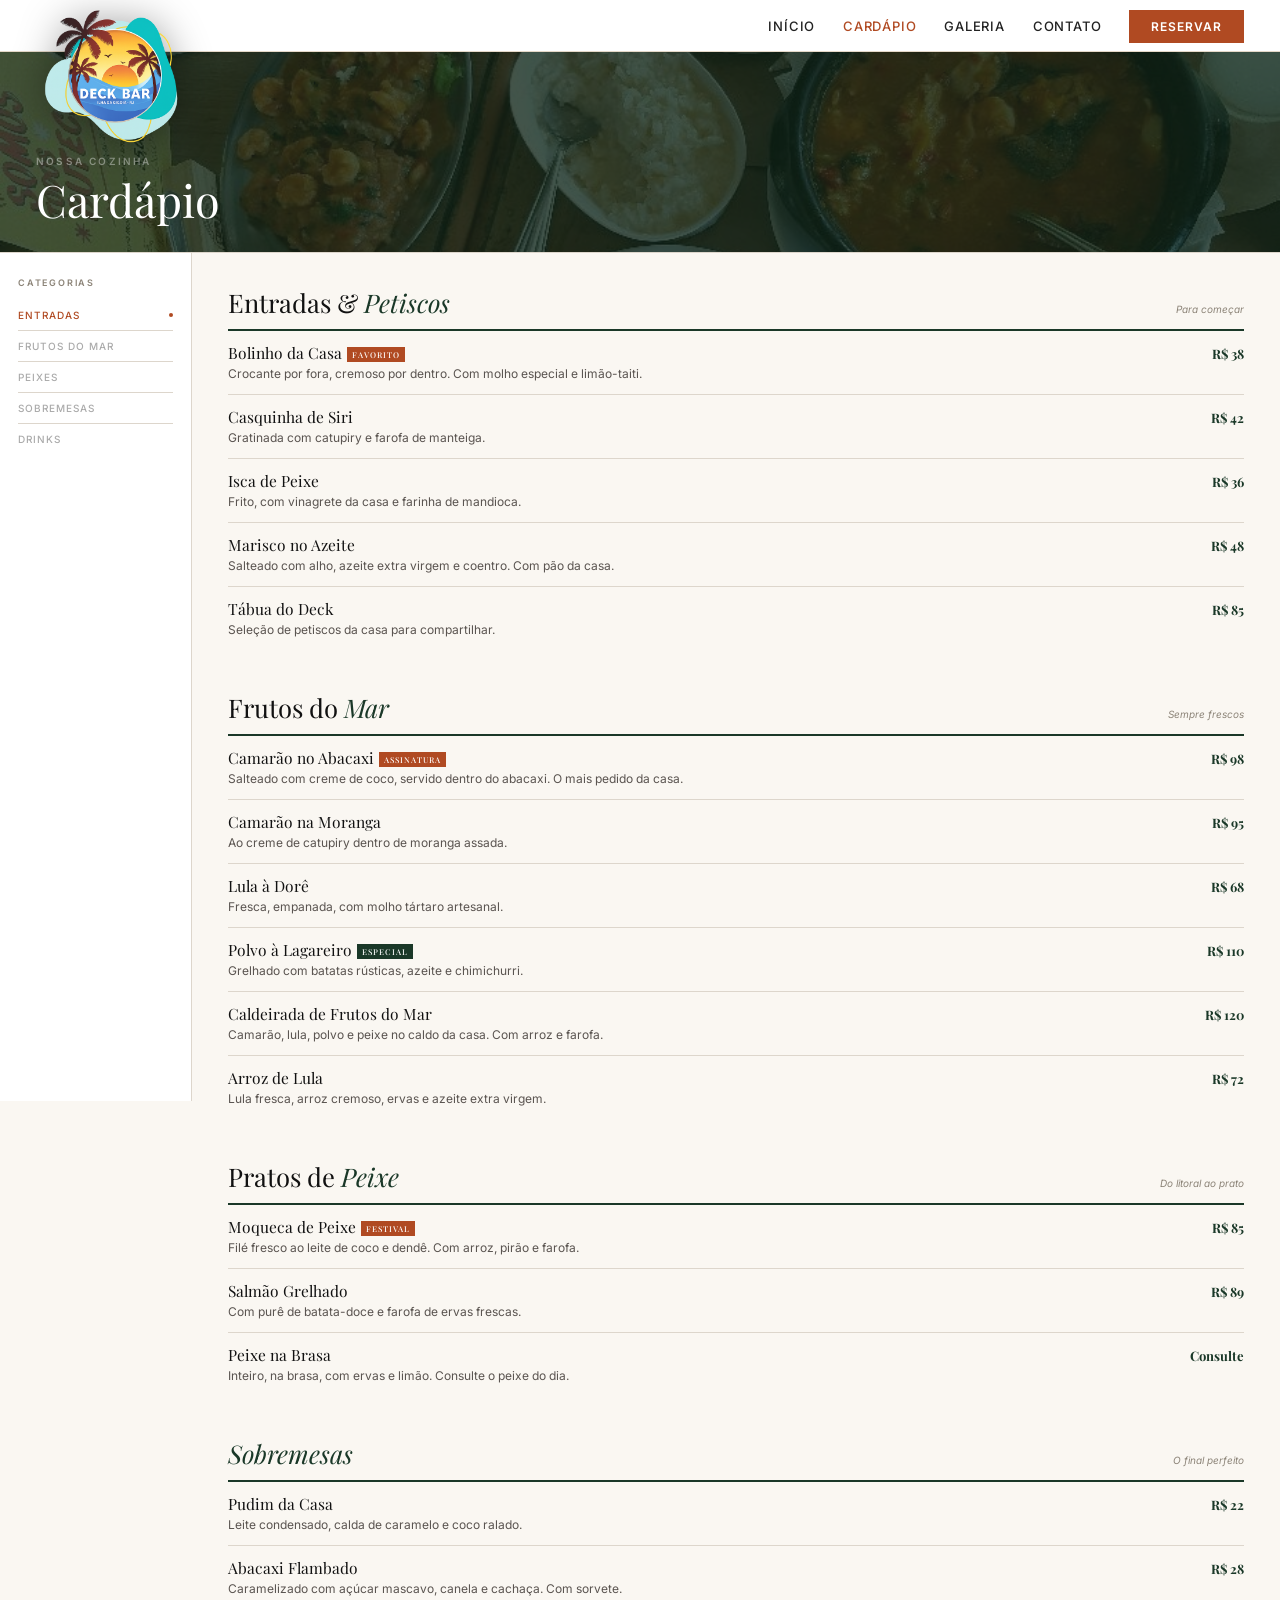
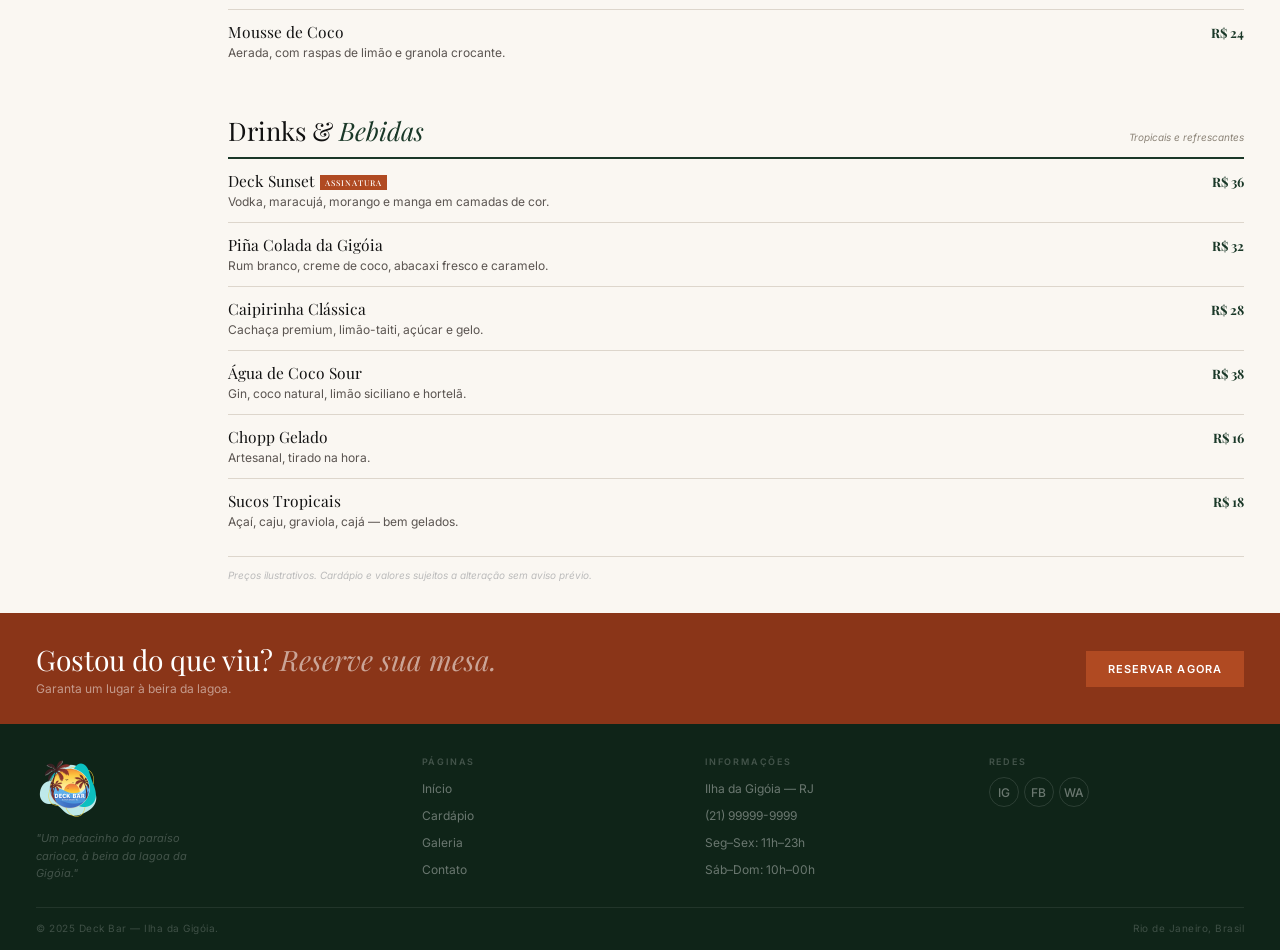
<file: cardapio.html>
<!DOCTYPE html>
<html lang="pt-BR">
<head>
<meta charset="UTF-8"><meta name="viewport" content="width=device-width,initial-scale=1">
<title>Cardápio — Deck Bar</title>
<link rel="stylesheet" href="style.css">
</head>
<body>
<div class="drawer" id="drawer">
  <button class="drawer-x" onclick="closeDrawer()">✕</button>
  <a href="index.html" onclick="closeDrawer()">Início</a>
  <a href="cardapio.html" onclick="closeDrawer()">Cardápio</a>
  <a href="galeria.html" onclick="closeDrawer()">Galeria</a>
  <a href="contato.html" onclick="closeDrawer()">Contato</a>
</div>
<header>
  <a href="index.html" class="logo"><img src="Images/logo.png" alt="Deck Bar"></a>
  <nav>
    <a href="index.html">Início</a>
    <a href="cardapio.html" class="active">Cardápio</a>
    <a href="galeria.html">Galeria</a>
    <a href="contato.html">Contato</a>
    <a href="contato.html" class="nav-reserve">Reservar</a>
  </nav>
  <button class="ham" onclick="document.getElementById('drawer').classList.toggle('open')"><span></span><span></span><span></span></button>
</header>

<div class="page-hero">
  <div class="page-hero-bg" style="background-image:url('Images/deck2.jpg')"></div>
  <div class="page-hero-body">
    <span class="label">Nossa cozinha</span>
    <h1>Cardápio</h1>
  </div>
</div>

<div class="menu-layout">
  <aside class="menu-sidebar">
    <p>Categorias</p>
    <div class="menu-nav">
      <button class="mnav-btn on" onclick="jump('entradas',this)">Entradas <span class="mnav-dot"></span></button>
      <button class="mnav-btn" onclick="jump('frutos',this)">Frutos do Mar <span class="mnav-dot"></span></button>
      <button class="mnav-btn" onclick="jump('peixes',this)">Peixes <span class="mnav-dot"></span></button>
      <button class="mnav-btn" onclick="jump('sobremesas',this)">Sobremesas <span class="mnav-dot"></span></button>
      <button class="mnav-btn" onclick="jump('drinks',this)">Drinks <span class="mnav-dot"></span></button>
    </div>
  </aside>
  <main class="menu-content">
    <div class="mcat" id="entradas">
      <div class="mcat-head"><h2>Entradas & <em>Petiscos</em></h2><span>Para começar</span></div>
      <div class="dishes">
        <div class="dish"><div class="dish-l"><h4>Bolinho da Casa <span class="badge">favorito</span></h4><p>Crocante por fora, cremoso por dentro. Com molho especial e limão-taiti.</p></div><span class="dish-price">R$ 38</span></div>
        <div class="dish"><div class="dish-l"><h4>Casquinha de Siri</h4><p>Gratinada com catupiry e farofa de manteiga.</p></div><span class="dish-price">R$ 42</span></div>
        <div class="dish"><div class="dish-l"><h4>Isca de Peixe</h4><p>Frito, com vinagrete da casa e farinha de mandioca.</p></div><span class="dish-price">R$ 36</span></div>
        <div class="dish"><div class="dish-l"><h4>Marisco no Azeite</h4><p>Salteado com alho, azeite extra virgem e coentro. Com pão da casa.</p></div><span class="dish-price">R$ 48</span></div>
        <div class="dish"><div class="dish-l"><h4>Tábua do Deck</h4><p>Seleção de petiscos da casa para compartilhar.</p></div><span class="dish-price">R$ 85</span></div>
      </div>
    </div>
    <div class="mcat" id="frutos">
      <div class="mcat-head"><h2>Frutos do <em>Mar</em></h2><span>Sempre frescos</span></div>
      <div class="dishes">
        <div class="dish"><div class="dish-l"><h4>Camarão no Abacaxi <span class="badge">assinatura</span></h4><p>Salteado com creme de coco, servido dentro do abacaxi. O mais pedido da casa.</p></div><span class="dish-price">R$ 98</span></div>
        <div class="dish"><div class="dish-l"><h4>Camarão na Moranga</h4><p>Ao creme de catupiry dentro de moranga assada.</p></div><span class="dish-price">R$ 95</span></div>
        <div class="dish"><div class="dish-l"><h4>Lula à Dorê</h4><p>Fresca, empanada, com molho tártaro artesanal.</p></div><span class="dish-price">R$ 68</span></div>
        <div class="dish"><div class="dish-l"><h4>Polvo à Lagareiro <span class="badge g">especial</span></h4><p>Grelhado com batatas rústicas, azeite e chimichurri.</p></div><span class="dish-price">R$ 110</span></div>
        <div class="dish"><div class="dish-l"><h4>Caldeirada de Frutos do Mar</h4><p>Camarão, lula, polvo e peixe no caldo da casa. Com arroz e farofa.</p></div><span class="dish-price">R$ 120</span></div>
        <div class="dish"><div class="dish-l"><h4>Arroz de Lula</h4><p>Lula fresca, arroz cremoso, ervas e azeite extra virgem.</p></div><span class="dish-price">R$ 72</span></div>
      </div>
    </div>
    <div class="mcat" id="peixes">
      <div class="mcat-head"><h2>Pratos de <em>Peixe</em></h2><span>Do litoral ao prato</span></div>
      <div class="dishes">
        <div class="dish"><div class="dish-l"><h4>Moqueca de Peixe <span class="badge">festival</span></h4><p>Filé fresco ao leite de coco e dendê. Com arroz, pirão e farofa.</p></div><span class="dish-price">R$ 85</span></div>
        <div class="dish"><div class="dish-l"><h4>Salmão Grelhado</h4><p>Com purê de batata-doce e farofa de ervas frescas.</p></div><span class="dish-price">R$ 89</span></div>
        <div class="dish"><div class="dish-l"><h4>Peixe na Brasa</h4><p>Inteiro, na brasa, com ervas e limão. Consulte o peixe do dia.</p></div><span class="dish-price">Consulte</span></div>
      </div>
    </div>
    <div class="mcat" id="sobremesas">
      <div class="mcat-head"><h2><em>Sobremesas</em></h2><span>O final perfeito</span></div>
      <div class="dishes">
        <div class="dish"><div class="dish-l"><h4>Pudim da Casa</h4><p>Leite condensado, calda de caramelo e coco ralado.</p></div><span class="dish-price">R$ 22</span></div>
        <div class="dish"><div class="dish-l"><h4>Abacaxi Flambado</h4><p>Caramelizado com açúcar mascavo, canela e cachaça. Com sorvete.</p></div><span class="dish-price">R$ 28</span></div>
        <div class="dish"><div class="dish-l"><h4>Mousse de Coco</h4><p>Aerada, com raspas de limão e granola crocante.</p></div><span class="dish-price">R$ 24</span></div>
      </div>
    </div>
    <div class="mcat" id="drinks">
      <div class="mcat-head"><h2>Drinks & <em>Bebidas</em></h2><span>Tropicais e refrescantes</span></div>
      <div class="dishes">
        <div class="dish"><div class="dish-l"><h4>Deck Sunset <span class="badge">assinatura</span></h4><p>Vodka, maracujá, morango e manga em camadas de cor.</p></div><span class="dish-price">R$ 36</span></div>
        <div class="dish"><div class="dish-l"><h4>Piña Colada da Gigóia</h4><p>Rum branco, creme de coco, abacaxi fresco e caramelo.</p></div><span class="dish-price">R$ 32</span></div>
        <div class="dish"><div class="dish-l"><h4>Caipirinha Clássica</h4><p>Cachaça premium, limão-taiti, açúcar e gelo.</p></div><span class="dish-price">R$ 28</span></div>
        <div class="dish"><div class="dish-l"><h4>Água de Coco Sour</h4><p>Gin, coco natural, limão siciliano e hortelã.</p></div><span class="dish-price">R$ 38</span></div>
        <div class="dish"><div class="dish-l"><h4>Chopp Gelado</h4><p>Artesanal, tirado na hora.</p></div><span class="dish-price">R$ 16</span></div>
        <div class="dish"><div class="dish-l"><h4>Sucos Tropicais</h4><p>Açaí, caju, graviola, cajá — bem gelados.</p></div><span class="dish-price">R$ 18</span></div>
      </div>
      <p class="menu-note">Preços ilustrativos. Cardápio e valores sujeitos a alteração sem aviso prévio.</p>
    </div>
  </main>
</div>

<div class="cta-banner">
  <div><h2>Gostou do que viu? <em>Reserve sua mesa.</em></h2><p>Garanta um lugar à beira da lagoa.</p></div>
  <a href="contato.html" class="btn btn-terra">Reservar agora</a>
</div>

<footer>
  <div class="foot-grid">
    <div class="foot-brand"><img src="Images/logo.png" alt="Deck Bar"><p>"Um pedacinho do paraíso carioca, à beira da lagoa da Gigóia."</p></div>
    <div class="foot-col"><h6>Páginas</h6><ul><li><a href="index.html">Início</a></li><li><a href="cardapio.html">Cardápio</a></li><li><a href="galeria.html">Galeria</a></li><li><a href="contato.html">Contato</a></li></ul></div>
    <div class="foot-col"><h6>Informações</h6><ul><li><a>Ilha da Gigóia — RJ</a></li><li><a href="https://wa.me/5521999999999">(21) 99999-9999</a></li><li><a>Seg–Sex: 11h–23h</a></li><li><a>Sáb–Dom: 10h–00h</a></li></ul></div>
    <div class="foot-col"><h6>Redes</h6><div class="socs"><a href="https://www.instagram.com/deckdailhadagigoia" target="_blank" class="soc">IG</a><a href="https://www.facebook.com/deckbarilhadagigoia/" target="_blank" class="soc">FB</a><a href="https://wa.me/5521999999999" target="_blank" class="soc">WA</a></div></div>
  </div>
  <div class="foot-bot"><p>© 2025 Deck Bar — Ilha da Gigóia.</p><p>Rio de Janeiro, Brasil</p></div>
</footer>
<script>
function closeDrawer(){document.getElementById('drawer').classList.remove('open')}
function jump(id,btn){
  document.querySelectorAll('.mnav-btn').forEach(b=>b.classList.remove('on'));
  btn.classList.add('on');
  const el=document.getElementById(id);
  window.scrollTo({top:el.getBoundingClientRect().top+scrollY-70,behavior:'smooth'});
}
window.addEventListener('scroll',()=>{
  const ids=['entradas','frutos','peixes','sobremesas','drinks'];
  const btns=document.querySelectorAll('.mnav-btn');
  let cur=0;
  ids.forEach((id,i)=>{const el=document.getElementById(id);if(el&&el.getBoundingClientRect().top<130)cur=i});
  btns.forEach(b=>b.classList.remove('on'));
  btns[cur].classList.add('on');
});
</script>
</body>
</html>
</file>
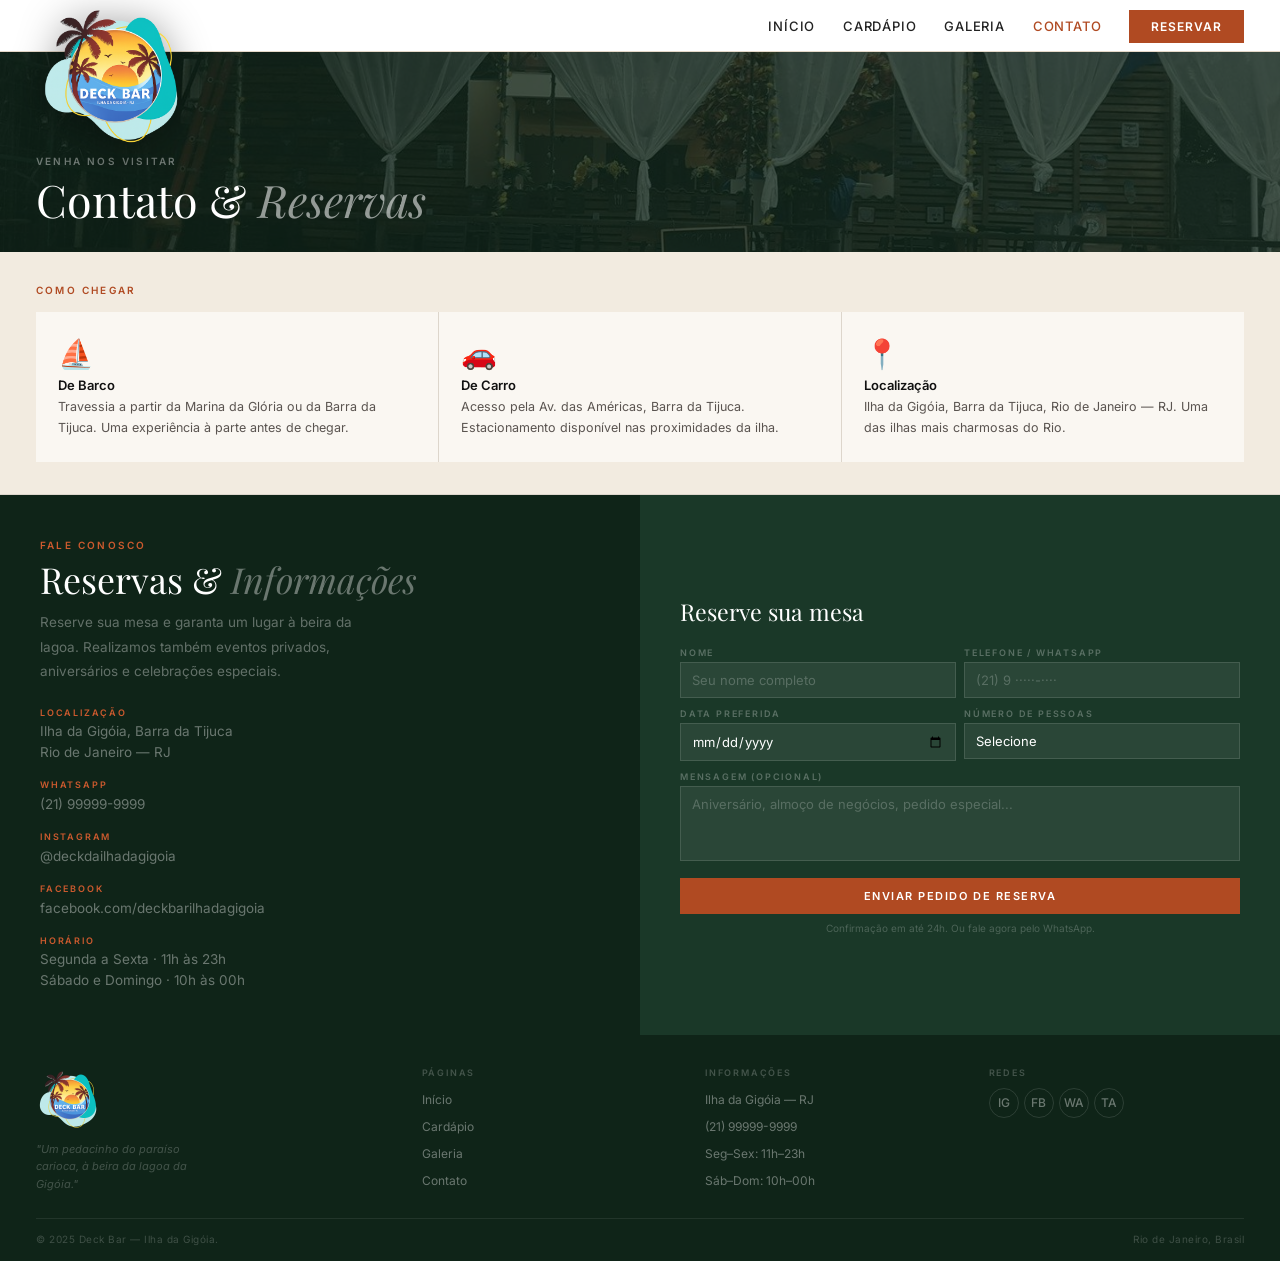
<file: contato.html>
<!DOCTYPE html>
<html lang="pt-BR">
<head>
<meta charset="UTF-8"><meta name="viewport" content="width=device-width,initial-scale=1">
<title>Contato & Reservas — Deck Bar</title>
<link rel="stylesheet" href="style.css">
<style>
.how-grid{display:grid;grid-template-columns:repeat(3,1fr);gap:1px;background:var(--rule)}
.how-card{background:var(--warm);padding:24px 22px}
.how-card span{font-size:1.8rem;display:block;margin-bottom:6px}
.how-card h4{font-size:13px;font-weight:600;color:#111;margin-bottom:4px}
.how-card p{font-size:12.5px;color:var(--gray);line-height:1.65}
@media(max-width:768px){.how-grid{grid-template-columns:1fr}}
</style>
</head>
<body>
<div class="drawer" id="drawer">
  <button class="drawer-x" onclick="closeDrawer()">✕</button>
  <a href="index.html" onclick="closeDrawer()">Início</a>
  <a href="cardapio.html" onclick="closeDrawer()">Cardápio</a>
  <a href="galeria.html" onclick="closeDrawer()">Galeria</a>
  <a href="contato.html" onclick="closeDrawer()">Contato</a>
</div>
<header>
  <a href="index.html" class="logo"><img src="Images/logo.png" alt="Deck Bar"></a>
  <nav>
    <a href="index.html">Início</a>
    <a href="cardapio.html">Cardápio</a>
    <a href="galeria.html">Galeria</a>
    <a href="contato.html" class="active">Contato</a>
    <a href="contato.html" class="nav-reserve">Reservar</a>
  </nav>
  <button class="ham" onclick="document.getElementById('drawer').classList.toggle('open')"><span></span><span></span><span></span></button>
</header>

<div class="page-hero">
  <div class="page-hero-bg" style="background-image:url('Images/deck8.jpg')"></div>
  <div class="page-hero-body">
    <span class="label">Venha nos visitar</span>
    <h1>Contato & <em>Reservas</em></h1>
  </div>
</div>

<section style="padding:32px 36px;background:var(--warm2);border-bottom:1px solid var(--rule)">
  <span class="label" style="margin-bottom:16px">Como chegar</span>
  <div class="how-grid">
    <div class="how-card"><span>⛵</span><h4>De Barco</h4><p>Travessia a partir da Marina da Glória ou da Barra da Tijuca. Uma experiência à parte antes de chegar.</p></div>
    <div class="how-card"><span>🚗</span><h4>De Carro</h4><p>Acesso pela Av. das Américas, Barra da Tijuca. Estacionamento disponível nas proximidades da ilha.</p></div>
    <div class="how-card"><span>📍</span><h4>Localização</h4><p>Ilha da Gigóia, Barra da Tijuca, Rio de Janeiro — RJ. Uma das ilhas mais charmosas do Rio.</p></div>
  </div>
</section>

<div class="contact-grid" id="contato">
  <div class="c-info">
    <span class="label">Fale Conosco</span>
    <h2 class="heading" style="color:#fff;margin-top:8px">Reservas & <em>Informações</em></h2>
    <p>Reserve sua mesa e garanta um lugar à beira da lagoa. Realizamos também eventos privados, aniversários e celebrações especiais.</p>
    <div class="c-list">
      <div class="c-item"><h6>Localização</h6><p>Ilha da Gigóia, Barra da Tijuca<br>Rio de Janeiro — RJ</p></div>
      <div class="c-item"><h6>WhatsApp</h6><a href="https://wa.me/5521999999999" target="_blank">(21) 99999-9999</a></div>
      <div class="c-item"><h6>Instagram</h6><a href="https://www.instagram.com/deckdailhadagigoia" target="_blank">@deckdailhadagigoia</a></div>
      <div class="c-item"><h6>Facebook</h6><a href="https://www.facebook.com/deckbarilhadagigoia/" target="_blank">facebook.com/deckbarilhadagigoia</a></div>
      <div class="c-item"><h6>Horário</h6><p>Segunda a Sexta · 11h às 23h<br>Sábado e Domingo · 10h às 00h</p></div>
    </div>
  </div>
  <div class="c-form">
    <h3>Reserve sua mesa</h3>
    <div class="f2">
      <div class="field"><label>Nome</label><input type="text" placeholder="Seu nome completo"></div>
      <div class="field"><label>Telefone / WhatsApp</label><input type="tel" placeholder="(21) 9 ·····-····"></div>
    </div>
    <div class="f2">
      <div class="field"><label>Data preferida</label><input type="date"></div>
      <div class="field"><label>Número de pessoas</label>
        <select><option value="">Selecione</option><option>1–2 pessoas</option><option>3–4 pessoas</option><option>5–8 pessoas</option><option>Grupo (9+)</option><option>Evento privado</option></select>
      </div>
    </div>
    <div class="field"><label>Mensagem (opcional)</label><textarea placeholder="Aniversário, almoço de negócios, pedido especial..."></textarea></div>
    <button class="f-submit">Enviar pedido de reserva</button>
    <p class="f-hint">Confirmação em até 24h. Ou fale agora pelo WhatsApp.</p>
  </div>
</div>

<footer>
  <div class="foot-grid">
    <div class="foot-brand"><img src="Images/logo.png" alt="Deck Bar"><p>"Um pedacinho do paraíso carioca, à beira da lagoa da Gigóia."</p></div>
    <div class="foot-col"><h6>Páginas</h6><ul><li><a href="index.html">Início</a></li><li><a href="cardapio.html">Cardápio</a></li><li><a href="galeria.html">Galeria</a></li><li><a href="contato.html">Contato</a></li></ul></div>
    <div class="foot-col"><h6>Informações</h6><ul><li><a>Ilha da Gigóia — RJ</a></li><li><a href="https://wa.me/5521999999999">(21) 99999-9999</a></li><li><a>Seg–Sex: 11h–23h</a></li><li><a>Sáb–Dom: 10h–00h</a></li></ul></div>
    <div class="foot-col"><h6>Redes</h6><div class="socs"><a href="https://www.instagram.com/deckdailhadagigoia" target="_blank" class="soc">IG</a><a href="https://www.facebook.com/deckbarilhadagigoia/" target="_blank" class="soc">FB</a><a href="https://wa.me/5521999999999" target="_blank" class="soc">WA</a><a href="https://www.tripadvisor.com.br/Restaurant_Review-g303506-d15508596-Reviews-Deck_Bar-Rio_de_Janeiro_State_of_Rio_de_Janeiro.html" target="_blank" class="soc">TA</a></div></div>
  </div>
  <div class="foot-bot"><p>© 2025 Deck Bar — Ilha da Gigóia.</p><p>Rio de Janeiro, Brasil</p></div>
</footer>
<script>function closeDrawer(){document.getElementById('drawer').classList.remove('open')}</script>
</body>
</html>
</file>
<file: style.css>
@import url('https://fonts.googleapis.com/css2?family=Playfair+Display:ital,wght@0,400;0,700;1,400;1,700&family=Inter:wght@300;400;500;600&display=swap');

*,*::before,*::after{margin:0;padding:0;box-sizing:border-box}
html{font-size:16px;scroll-behavior:smooth;-webkit-font-smoothing:antialiased}
body{font-family:'Inter',sans-serif;background:#FAF7F2;color:#111;overflow-x:hidden}
img{display:block;width:100%;height:100%;object-fit:cover}
a{text-decoration:none;color:inherit}
button{border:none;background:none;cursor:pointer;font:inherit}
ul{list-style:none}

/* ── TOKENS ── */
:root{
  --green:  #1A3828;
  --green2: #254F3A;
  --green3: #0F2418;
  --terra:  #B04A22;
  --terra2: #CC5A2E;
  --terra3: #8A3518;
  --warm:   #FAF7F2;
  --warm2:  #F2EBE0;
  --warm3:  #E5D8C8;
  --rule:   #DDD6CC;
  --gray:   #5A5450;
  --lgray:  #8C8478;
}

/* ─────────────────────────────────────────
   HEADER — white bar, overflow:visible so
   the big logo hangs down over the hero
───────────────────────────────────────── */
header{
  position:sticky;top:0;z-index:999;
  background:#fff;
  border-bottom:1px solid var(--warm3);
  height:52px;
  overflow:visible;           /* logo overflows downward */
  display:flex;align-items:flex-start;justify-content:space-between;
  padding:0 36px;
}

/* Logo container — sits at top of header,
   extends visually into hero below */
.logo{
  display:block;
  position:relative;
  z-index:10;
  flex-shrink:0;
}
.logo img{
  height:150px;
  width:150px;
  object-fit:contain;
  display:block;
  filter:drop-shadow(0 4px 20px rgba(0,0,0,.4));
  margin-top:0;
}

/* Nav — vertically centered in the 52px header */
nav{
  display:flex;align-items:center;gap:28px;
  height:52px;               /* match header height */
}
nav a{
  font-size:13px;font-weight:500;letter-spacing:.06em;
  text-transform:uppercase;color:#222;transition:color .2s;
}
nav a:hover,nav a.active{color:var(--terra)}
.nav-reserve{
  background:var(--terra);color:#fff!important;
  padding:9px 22px;font-size:12px;font-weight:600;
  letter-spacing:.08em;text-transform:uppercase;transition:background .2s;
}
.nav-reserve:hover{background:var(--terra2)}

/* Hamburger */
.ham{display:none;flex-direction:column;gap:5px;padding:4px;align-self:center;height:52px;align-items:center;justify-content:center}
.ham span{display:block;width:22px;height:1.5px;background:#222}

/* Drawer */
.drawer{position:fixed;inset:0;z-index:998;background:var(--green3);display:flex;flex-direction:column;align-items:center;justify-content:center;gap:24px;opacity:0;pointer-events:none;transition:opacity .25s}
.drawer.open{opacity:1;pointer-events:all}
.drawer a{font-family:'Playfair Display',serif;font-size:2.2rem;color:#fff;font-style:italic}
.drawer a:hover{opacity:.6}
.drawer-x{position:absolute;top:20px;right:24px;color:rgba(255,255,255,.4);font-size:22px}
.drawer-x:hover{color:#fff}

/* ── BUTTONS ── */
.btn{display:inline-block;font-size:11px;font-weight:600;letter-spacing:.1em;text-transform:uppercase;transition:all .2s;padding:11px 22px}
.btn-dark{background:var(--green);color:#fff}
.btn-dark:hover{background:var(--green2)}
.btn-terra{background:var(--terra);color:#fff}
.btn-terra:hover{background:var(--terra2)}
.btn-outline{border:1.5px solid #999;color:#222;background:transparent}
.btn-outline:hover{border-color:#111}
.btn-outline-w{border:1.5px solid rgba(255,255,255,.38);color:#fff;background:transparent}
.btn-outline-w:hover{border-color:rgba(255,255,255,.75)}
.btn-ghost-sm{border:1px solid rgba(255,255,255,.22);color:rgba(255,255,255,.6);font-size:10px;letter-spacing:.1em;text-transform:uppercase;padding:8px 16px;transition:all .2s;display:inline-block;font-weight:500}
.btn-ghost-sm:hover{border-color:rgba(255,255,255,.55);color:#fff}

/* ── TYPE ── */
.label{font-size:10px;font-weight:600;letter-spacing:.22em;text-transform:uppercase;color:var(--terra);display:block;margin-bottom:8px}
.heading{font-family:'Playfair Display',serif;font-size:clamp(1.6rem,2.8vw,2.5rem);font-weight:400;line-height:1.15;color:#111}
.heading em{font-style:italic;color:var(--green)}

/* ── PAGE HERO (interior pages) ── */
.page-hero{
  background:var(--green3);height:200px;
  display:flex;align-items:flex-end;position:relative;overflow:hidden;
}
.page-hero-bg{position:absolute;inset:0;background-size:cover;background-position:center;opacity:.22}
.page-hero-body{position:relative;z-index:1;padding:0 36px 28px}
.page-hero-body .label{color:rgba(255,255,255,.4)}
.page-hero-body h1{font-family:'Playfair Display',serif;font-size:clamp(1.8rem,3.5vw,2.8rem);font-weight:400;color:#fff;line-height:1.1}
.page-hero-body h1 em{font-style:italic;color:rgba(255,255,255,.55)}

/* ── SECTIONS ── */
.wrap{padding:40px 36px}
.wrap-sm{padding:28px 36px}
.wrap-xs{padding:16px 36px}
.bg-warm{background:var(--warm)}
.bg-warm2{background:var(--warm2)}
.bg-green{background:var(--green)}

/* ── STATS — green ── */
.stats{display:grid;grid-template-columns:repeat(4,1fr);background:var(--green)}
.stat{padding:16px 12px;text-align:center;border-right:1px solid rgba(255,255,255,.1)}
.stat:last-child{border-right:none}
.stat-n{font-family:'Playfair Display',serif;font-size:1.65rem;font-weight:700;color:#fff}
.stat-l{font-size:9px;font-weight:600;letter-spacing:.18em;text-transform:uppercase;color:rgba(255,255,255,.45);margin-top:2px}

/* ── ABOUT ROW ── */
.about-row{display:grid;grid-template-columns:1fr 1fr;gap:0}
.about-photo{overflow:hidden;min-height:440px;max-height:560px}
.about-photo img{height:100%}
.about-text{padding:44px 40px;display:flex;flex-direction:column;justify-content:center;background:#fff;border-left:4px solid var(--terra)}
.about-text p{font-size:14px;line-height:1.82;color:var(--gray);margin-top:10px}
.chips{display:flex;flex-wrap:wrap;gap:6px;margin-top:16px}
.chip{font-size:9px;font-weight:600;letter-spacing:.12em;text-transform:uppercase;color:var(--green);border:1.5px solid var(--green);padding:4px 10px;background:transparent}
.about-btns{display:flex;gap:8px;margin-top:20px}

/* ── HIGHLIGHT CARDS ── */
.cards-3{display:grid;grid-template-columns:repeat(3,1fr);gap:0;background:var(--warm2)}
.hcard{background:#fff;overflow:hidden;display:flex;flex-direction:column;border-right:1px solid var(--warm3)}
.hcard:last-child{border-right:none}
.hcard-img{height:210px;overflow:hidden;flex-shrink:0;position:relative}
.hcard-img img{transition:transform .5s ease,filter .4s;filter:saturate(.88)}
.hcard:hover .hcard-img img{transform:scale(1.04);filter:saturate(1.05)}
.hcard-img::after{content:'';position:absolute;bottom:0;left:0;right:0;height:3px;background:var(--terra)}
.hcard-body{padding:18px 20px 22px;flex:1;background:var(--warm)}
.hcard-body .label{margin-bottom:4px;font-size:9px}
.hcard-body h3{font-family:'Playfair Display',serif;font-size:1.1rem;font-weight:400;color:#111;line-height:1.25}
.hcard-body p{font-size:12.5px;line-height:1.62;color:var(--gray);margin-top:5px}

/* ── GALLERY STRIP ── */
.gal-strip{display:grid;grid-template-columns:2fr 1fr 1fr;grid-template-rows:230px 175px;gap:2px;background:#000}
.gp{overflow:hidden;position:relative;cursor:pointer}
.gp:first-child{grid-row:span 2}
.gp img{transition:transform .5s ease,filter .4s;filter:saturate(.78)}
.gp:hover img{transform:scale(1.05);filter:saturate(1.05)}
.gp::after{content:'';position:absolute;inset:0;background:rgba(0,0,0,0);transition:background .3s}
.gp:hover::after{background:rgba(0,0,0,.18)}
.gp-label{position:absolute;bottom:8px;left:10px;z-index:1;font-size:9px;font-weight:500;letter-spacing:.16em;text-transform:uppercase;color:transparent;transition:color .3s}
.gp:hover .gp-label{color:rgba(255,255,255,.75)}
.gal-foot{background:var(--green3);padding:14px 36px;display:flex;align-items:center;justify-content:space-between}

/* ── SPLIT ── */
.split{display:grid;grid-template-columns:1fr 1fr;min-height:380px}
.split-img{overflow:hidden}
.split-img img{object-position:center}
.split-content{padding:44px 40px;display:flex;flex-direction:column;justify-content:center;gap:10px}
.split-content.dark{background:var(--green)}
.split-content.dark .label{color:rgba(255,255,255,.4)}
.split-content.dark .heading{color:#fff}
.split-content.dark .heading em{color:rgba(255,255,255,.45)}
.split-content.dark p{font-size:13.5px;line-height:1.78;color:rgba(255,255,255,.45);max-width:340px}
.split-tags{display:flex;flex-wrap:wrap;gap:5px;margin-top:4px}
.split-tag{font-size:9px;font-weight:500;letter-spacing:.1em;text-transform:uppercase;color:rgba(255,255,255,.4);border:1px solid rgba(255,255,255,.14);padding:4px 9px}

/* ── CTA BANNER ── */
.cta-banner{background:var(--terra3);display:flex;align-items:center;justify-content:space-between;padding:28px 36px;gap:20px;flex-wrap:wrap}
.cta-banner h2{font-family:'Playfair Display',serif;font-size:clamp(1.2rem,2.2vw,1.8rem);font-weight:400;color:#fff}
.cta-banner h2 em{font-style:italic;color:rgba(255,255,255,.55)}
.cta-banner p{font-size:12px;color:rgba(255,255,255,.5);margin-top:3px}

/* ── MENU ── */
.menu-layout{display:grid;grid-template-columns:192px 1fr;gap:0;border-top:1px solid var(--rule)}
.menu-sidebar{border-right:1px solid var(--rule);padding:24px 18px;position:sticky;top:52px;height:calc(100vh - 52px);overflow-y:auto;background:#fff}
.menu-sidebar p{font-size:9px;font-weight:600;letter-spacing:.2em;text-transform:uppercase;color:var(--lgray);margin-bottom:12px}
.menu-nav{display:flex;flex-direction:column}
.mnav-btn{font-size:10px;font-weight:500;letter-spacing:.1em;text-transform:uppercase;color:#aaa;padding:9px 0;border-bottom:1px solid var(--rule);text-align:left;display:flex;justify-content:space-between;align-items:center;transition:color .2s}
.mnav-btn:last-child{border-bottom:none}
.mnav-btn.on{color:var(--terra)}
.mnav-btn:hover{color:#111}
.mnav-dot{width:4px;height:4px;border-radius:50%;background:var(--terra);opacity:0;flex-shrink:0}
.mnav-btn.on .mnav-dot{opacity:1}
.menu-content{padding:32px 36px;background:var(--warm)}
.mcat{margin-bottom:40px}
.mcat:last-child{margin-bottom:0}
.mcat-head{padding-bottom:10px;margin-bottom:0;border-bottom:2px solid var(--green);display:flex;justify-content:space-between;align-items:baseline;gap:12px}
.mcat-head h2{font-family:'Playfair Display',serif;font-size:clamp(1.3rem,2vw,1.7rem);font-weight:400;color:#111}
.mcat-head h2 em{font-style:italic;color:var(--green)}
.mcat-head span{font-size:10px;color:var(--lgray);font-style:italic}
.dishes{display:flex;flex-direction:column}
.dish{display:flex;justify-content:space-between;align-items:baseline;gap:16px;padding:11px 0;border-bottom:1px solid var(--rule)}
.dish:last-child{border-bottom:none}
.dish-l h4{font-family:'Playfair Display',serif;font-size:.97rem;font-weight:400;color:#111;display:flex;align-items:baseline;gap:5px;flex-wrap:wrap}
.dish-l p{font-size:12px;color:var(--gray);line-height:1.5;margin-top:2px}
.dish-price{font-family:'Playfair Display',serif;font-size:13px;font-weight:700;color:var(--green);white-space:nowrap;flex-shrink:0}
.badge{font-size:8px;font-weight:500;letter-spacing:.12em;text-transform:uppercase;background:var(--terra);color:#fff;padding:2px 5px;vertical-align:middle;position:relative;top:-1px}
.badge.g{background:var(--green)}
.menu-note{font-size:10px;font-style:italic;color:#bbb;margin-top:14px;padding-top:12px;border-top:1px solid var(--rule)}

/* ── GALLERY ── */
.filter-bar{display:flex;border-bottom:1px solid var(--rule);background:#fff;position:sticky;top:52px;z-index:100;overflow-x:auto}
.filt{font-size:11px;font-weight:500;letter-spacing:.12em;text-transform:uppercase;color:#999;padding:13px 20px;border-bottom:2px solid transparent;white-space:nowrap;transition:color .2s,border-color .2s}
.filt.on{color:var(--terra);border-bottom-color:var(--terra)}
.filt:hover{color:#111}
.masonry{columns:3;column-gap:3px;padding:3px;background:var(--warm2)}
.mi{break-inside:avoid;margin-bottom:3px;position:relative;cursor:pointer;overflow:hidden;display:block}
.mi img{width:100%;display:block;filter:saturate(.82);transition:transform .5s ease,filter .4s}
.mi:hover img{transform:scale(1.04);filter:saturate(1.05)}
.mi-over{position:absolute;inset:0;background:rgba(15,36,24,0);display:flex;align-items:flex-end;padding:10px;transition:background .3s}
.mi:hover .mi-over{background:rgba(15,36,24,.45)}
.mi-cap{font-size:9px;font-weight:500;letter-spacing:.16em;text-transform:uppercase;color:transparent;transition:color .3s}
.mi:hover .mi-cap{color:rgba(255,255,255,.85)}

/* ── IG BLOCK ── */
.ig-block{background:var(--green);padding:40px 36px;display:grid;grid-template-columns:1fr 1fr;gap:40px;align-items:center}
.ig-block h2{font-family:'Playfair Display',serif;font-size:clamp(1.4rem,2.5vw,2rem);font-weight:400;color:#fff;line-height:1.15}
.ig-block h2 em{font-style:italic;color:rgba(255,255,255,.45)}
.ig-block p{font-size:13px;line-height:1.75;color:rgba(255,255,255,.38);margin:8px 0 18px}
.ig-handle{font-size:10px;font-weight:500;letter-spacing:.2em;text-transform:uppercase;color:rgba(255,255,255,.25);display:block;margin-bottom:12px}
.ig-thumbs{display:grid;grid-template-columns:repeat(3,1fr);gap:3px}
.ig-thumb{aspect-ratio:1;overflow:hidden}
.ig-thumb img{filter:saturate(.65);transition:filter .3s}
.ig-thumb:hover img{filter:saturate(1)}

/* ── CONTACT ── */
.contact-grid{display:grid;grid-template-columns:1fr 1fr}
.c-info{background:var(--green3);padding:44px 40px}
.c-info .label{color:var(--terra2)}
.c-info .heading{color:#fff;margin-top:8px}
.c-info .heading em{color:rgba(255,255,255,.38)}
.c-info>p{font-size:13.5px;line-height:1.8;color:rgba(255,255,255,.35);margin:10px 0 24px;max-width:340px}
.c-list{display:flex;flex-direction:column;gap:16px}
.c-item h6{font-size:9px;font-weight:600;letter-spacing:.2em;text-transform:uppercase;color:var(--terra2);margin-bottom:3px}
.c-item p,.c-item a{font-size:13.5px;color:rgba(255,255,255,.38);line-height:1.55}
.c-item a:hover{color:rgba(255,255,255,.78)}
.c-form{background:var(--green);padding:44px 40px;display:flex;flex-direction:column;justify-content:center}
.c-form h3{font-family:'Playfair Display',serif;font-size:1.45rem;font-weight:400;color:#fff;margin-bottom:20px}
.field{margin-bottom:10px}
.field label{display:block;font-size:9px;font-weight:600;letter-spacing:.2em;text-transform:uppercase;color:rgba(255,255,255,.28);margin-bottom:4px}
.field input,.field select,.field textarea{width:100%;background:rgba(255,255,255,.07);border:1px solid rgba(255,255,255,.12);color:#fff;font-family:'Inter',sans-serif;font-size:13px;padding:9px 11px;outline:none;appearance:none;transition:border-color .2s}
.field input::placeholder,.field textarea::placeholder{color:rgba(255,255,255,.22)}
.field input:focus,.field select:focus,.field textarea:focus{border-color:rgba(255,255,255,.32)}
.field textarea{height:75px;resize:none}
.field select option{background:var(--green)}
.f2{display:grid;grid-template-columns:1fr 1fr;gap:8px}
.f-submit{width:100%;padding:11px;background:var(--terra);color:#fff;font-family:'Inter',sans-serif;font-size:11px;font-weight:600;letter-spacing:.14em;text-transform:uppercase;transition:background .2s;margin-top:3px}
.f-submit:hover{background:var(--terra2)}
.f-hint{font-size:10px;color:rgba(255,255,255,.22);text-align:center;margin-top:8px}

/* ── HOW TO GET ── */
.how-grid{display:grid;grid-template-columns:repeat(3,1fr);gap:1px;background:var(--rule)}
.how-card{background:var(--warm);padding:22px 20px}
.how-card span{font-size:1.8rem;display:block;margin-bottom:6px}
.how-card h4{font-size:12px;font-weight:600;color:#111;margin-bottom:4px}
.how-card p{font-size:12px;color:var(--gray);line-height:1.6}

/* ── FOOTER ── */
footer{background:var(--green3);padding:32px 36px 16px}
.foot-grid{display:grid;grid-template-columns:1.4fr 1fr 1fr 1fr;gap:28px;padding-bottom:24px;border-bottom:1px solid rgba(255,255,255,.08);margin-bottom:14px}
.foot-brand img{height:64px;width:64px;object-fit:contain;display:block;margin-bottom:10px}
.foot-brand p{font-size:11px;font-style:italic;color:rgba(255,255,255,.22);line-height:1.6;max-width:170px}
.foot-col h6{font-size:9px;font-weight:600;letter-spacing:.2em;text-transform:uppercase;color:rgba(255,255,255,.22);margin-bottom:10px}
.foot-col ul{display:flex;flex-direction:column;gap:7px}
.foot-col a{font-size:12px;color:rgba(255,255,255,.38);transition:color .2s}
.foot-col a:hover{color:rgba(255,255,255,.78)}
.socs{display:flex;gap:5px;margin-top:3px}
.soc{width:30px;height:30px;border-radius:50%;border:1px solid rgba(255,255,255,.12);display:flex;align-items:center;justify-content:center;font-size:9px;font-weight:500;color:rgba(255,255,255,.3);transition:border-color .2s,color .2s}
.soc:hover{border-color:var(--terra);color:var(--terra2)}
.foot-bot{display:flex;justify-content:space-between;flex-wrap:wrap;gap:5px}
.foot-bot p{font-size:10px;color:rgba(255,255,255,.2);letter-spacing:.05em}

/* ── LIGHTBOX ── */
#lb{position:fixed;inset:0;z-index:9999;background:rgba(0,0,0,.96);display:none;align-items:center;justify-content:center}
#lb.open{display:flex}
#lb img{max-width:90vw;max-height:88vh;object-fit:contain;display:block;width:auto;height:auto}
.lb-x{position:absolute;top:14px;right:18px;color:rgba(255,255,255,.35);font-size:20px;transition:color .2s}
.lb-x:hover{color:#fff}
.lb-a{position:absolute;top:50%;transform:translateY(-50%);color:rgba(255,255,255,.22);font-size:26px;padding:12px;transition:color .2s}
.lb-a:hover{color:#fff}
.lb-a.l{left:0}.lb-a.r{right:0}

/* ── REVEAL ── */
.rv{opacity:0;transform:translateY(10px);transition:opacity .55s ease,transform .55s ease}
.rv.in{opacity:1;transform:none}
.d1{transition-delay:.07s}.d2{transition-delay:.14s}

/* ─────────────────────────────────────────
   RESPONSIVE
───────────────────────────────────────── */
@media(max-width:1024px){
  .cards-3{grid-template-columns:1fr 1fr}
  .foot-grid{grid-template-columns:1fr 1fr;gap:20px}
  .menu-layout{grid-template-columns:1fr}
  .menu-sidebar{position:static;height:auto;border-right:none;border-bottom:1px solid var(--rule);padding:16px 36px;top:auto}
  .menu-nav{flex-direction:row;flex-wrap:wrap;gap:4px}
  .mnav-btn{border:1px solid var(--rule);padding:5px 11px}
  .mnav-btn:last-child{border-bottom:1px solid var(--rule)}
  .mnav-dot{display:none}
  .menu-sidebar p{margin-bottom:8px}
  .stats{grid-template-columns:repeat(2,1fr)}
  .stat:nth-child(2){border-right:none}
  .stat:nth-child(3){border-top:1px solid rgba(255,255,255,.1)}
  .stat:nth-child(4){border-top:1px solid rgba(255,255,255,.1);border-right:none}
  .ig-block{grid-template-columns:1fr;gap:24px;padding:32px}
  .about-row{grid-template-columns:1fr}
  .about-photo{min-height:300px;max-height:360px}
  .about-text{border-left:none;border-top:4px solid var(--terra)}
}
@media(max-width:768px){
  header{padding:0 16px}
  .logo img{height:120px;width:120px}
  nav{display:none}
  .ham{display:flex}
  .wrap,.wrap-sm{padding:28px 16px}
  .wrap-xs{padding:12px 16px}
  .cards-3{grid-template-columns:1fr}
  .hcard{border-right:none;border-bottom:1px solid var(--warm3)}
  .gal-strip{grid-template-columns:1fr 1fr;grid-template-rows:170px 130px 130px}
  .gp:first-child{grid-row:1;grid-column:span 2}
  .split{grid-template-columns:1fr}
  .split-content{padding:28px 20px}
  .contact-grid{grid-template-columns:1fr}
  .c-info,.c-form{padding:32px 20px}
  .cta-banner{padding:22px 16px}
  .foot-grid{grid-template-columns:1fr;gap:18px}
  footer{padding:28px 16px 14px}
  .masonry{columns:2}
  .f2{grid-template-columns:1fr}
  .filter-bar{overflow-x:auto}
  .menu-content{padding:24px 16px}
  .how-grid{grid-template-columns:1fr}
  .page-hero-body{padding:0 16px 24px}
  .page-hero{height:170px}
  .gal-foot{padding:14px 16px}
}
</file>
